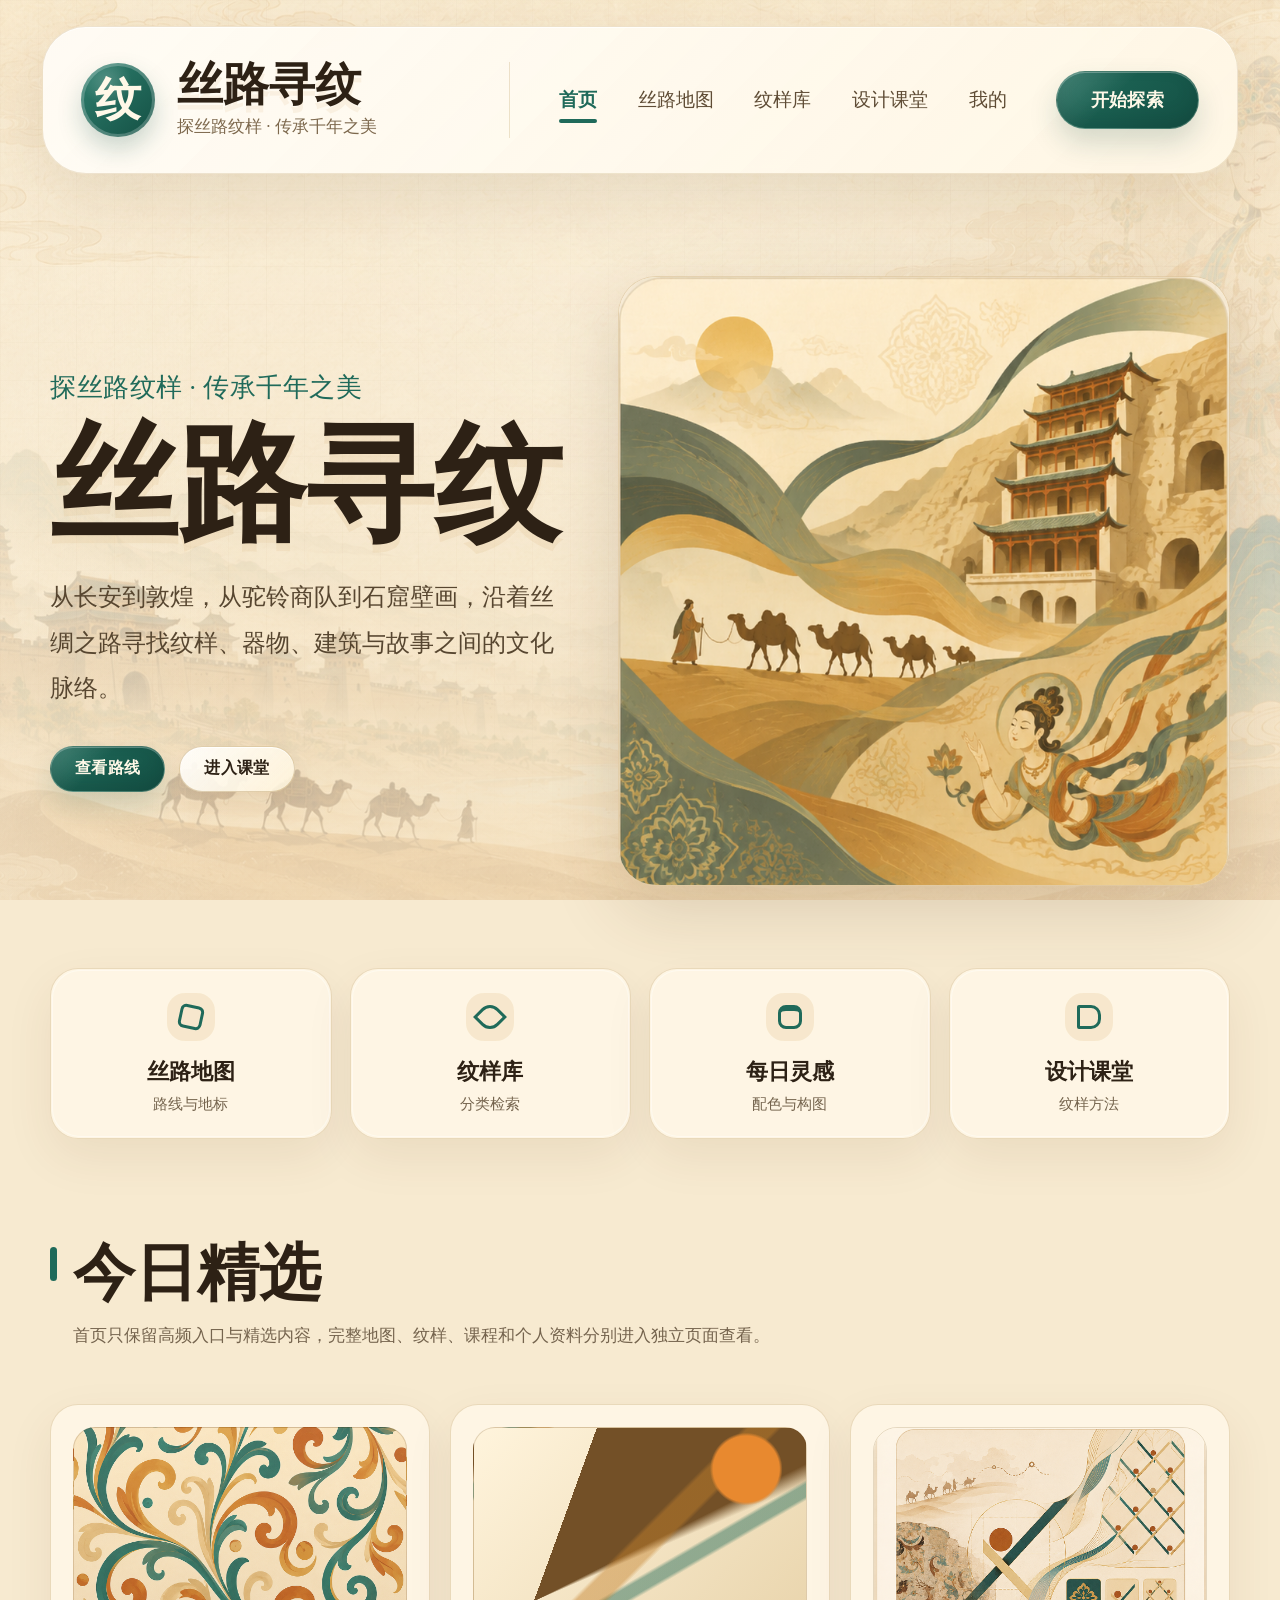
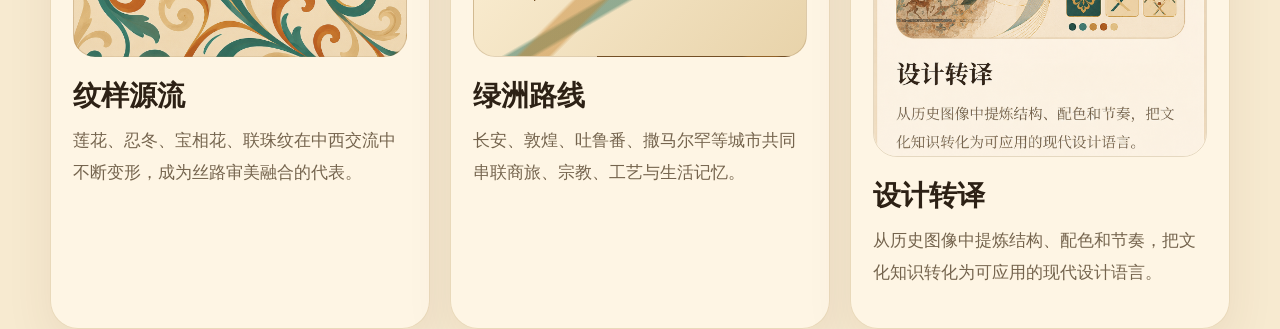
<file: index.html>
<!doctype html>
<html lang="zh-CN">
  <head>
    <meta charset="UTF-8" />
    <meta name="viewport" content="width=device-width, initial-scale=1.0" />
    <meta name="description" content="丝路寻纹，丝绸之路文化、纹样、地图与设计学习网站。" />
    <title>丝路寻纹 | 首页</title>
    <link rel="stylesheet" href="./styles.css" />
  </head>
  <body>
    <div class="page-shell">
      <header class="site-header" id="top">
        <a class="brand" href="./index.html" aria-label="丝路寻纹首页">
          <span class="brand-mark" aria-hidden="true">纹</span>
          <span class="brand-copy">
            <strong>丝路寻纹</strong>
            <small>探丝路纹样 · 传承千年之美</small>
          </span>
        </a>
        <nav class="desktop-nav" aria-label="主导航">
          <a class="active" href="./index.html">首页</a>
          <a href="./map.html">丝路地图</a>
          <a href="./patterns.html">纹样库</a>
          <a href="./learning.html">设计课堂</a>
          <a href="./profile.html">我的</a>
        </nav>
        <a class="header-action nav-button" href="./patterns.html">开始探索</a>
      </header>

      <main>
        <section class="hero section" aria-labelledby="hero-title">
          <div class="hero-copy reveal">
            <p class="seal-text">探丝路纹样 · 传承千年之美</p>
            <h1 id="hero-title">丝路寻纹</h1>
            <p class="hero-lead">
              从长安到敦煌，从驼铃商队到石窟壁画，沿着丝绸之路寻找纹样、器物、建筑与故事之间的文化脉络。
            </p>
            <div class="hero-actions">
              <a class="primary-btn nav-button" href="./map.html">查看路线</a>
              <a class="ghost-btn nav-button" href="./learning.html">进入课堂</a>
            </div>
          </div>
          <div class="hero-art reveal" aria-label="丝绸之路插画">
            <img src="./assets/home-hero-visual.png" alt="敦煌丝路商队与飞天纹样插画">
          </div>
        </section>

        <section class="quick-entry section" aria-label="快捷入口">
          <a href="./map.html">
            <span class="icon route-icon"></span>
            <strong>丝路地图</strong>
            <small>路线与地标</small>
          </a>
          <a href="./patterns.html">
            <span class="icon flower-icon"></span>
            <strong>纹样库</strong>
            <small>分类检索</small>
          </a>
          <a href="./patterns.html">
            <span class="icon bag-icon"></span>
            <strong>每日灵感</strong>
            <small>配色与构图</small>
          </a>
          <a href="./learning.html">
            <span class="icon book-icon"></span>
            <strong>设计课堂</strong>
            <small>纹样方法</small>
          </a>
        </section>

        <section class="section intro-grid home-overview" aria-labelledby="culture-title">
          <div class="section-heading reveal">
            <span class="vertical-mark" aria-hidden="true"></span>
            <div>
              <h2 id="culture-title">今日精选</h2>
              <p>首页只保留高频入口与精选内容，完整地图、纹样、课程和个人资料分别进入独立页面查看。</p>
            </div>
          </div>
          <div class="culture-cards">
            <a class="culture-card reveal" href="./patterns.html">
              <div class="card-pattern pattern-lotus"></div>
              <h3>纹样源流</h3>
              <p>莲花、忍冬、宝相花、联珠纹在中西交流中不断变形，成为丝路审美融合的代表。</p>
            </a>
            <a class="culture-card reveal" href="./map.html">
              <div class="card-pattern route-art"></div>
              <h3>绿洲路线</h3>
              <p>长安、敦煌、吐鲁番、撒马尔罕等城市共同串联商旅、宗教、工艺与生活记忆。</p>
            </a>
            <a class="culture-card reveal" href="./learning.html">
              <img class="card-visual" src="./assets/design-translation-card.png" alt="设计转译示意图">
              <h3>设计转译</h3>
              <p>从历史图像中提炼结构、配色和节奏，把文化知识转化为可应用的现代设计语言。</p>
            </a>
          </div>
        </section>
      </main>

      <nav class="mobile-nav" aria-label="移动端底部导航">
        <a href="./index.html" class="active"><span class="nav-home"></span>首页</a>
        <a href="./map.html"><span class="nav-compass"></span>探索</a>
        <a href="./patterns.html"><span class="nav-bookmark"></span>纹样库</a>
        <a href="./learning.html"><span class="nav-book"></span>学习</a>
        <a href="./profile.html"><span class="nav-user"></span>我的</a>
      </nav>
    </div>

    <script src="./script.js"></script>
  </body>
</html>
</file>
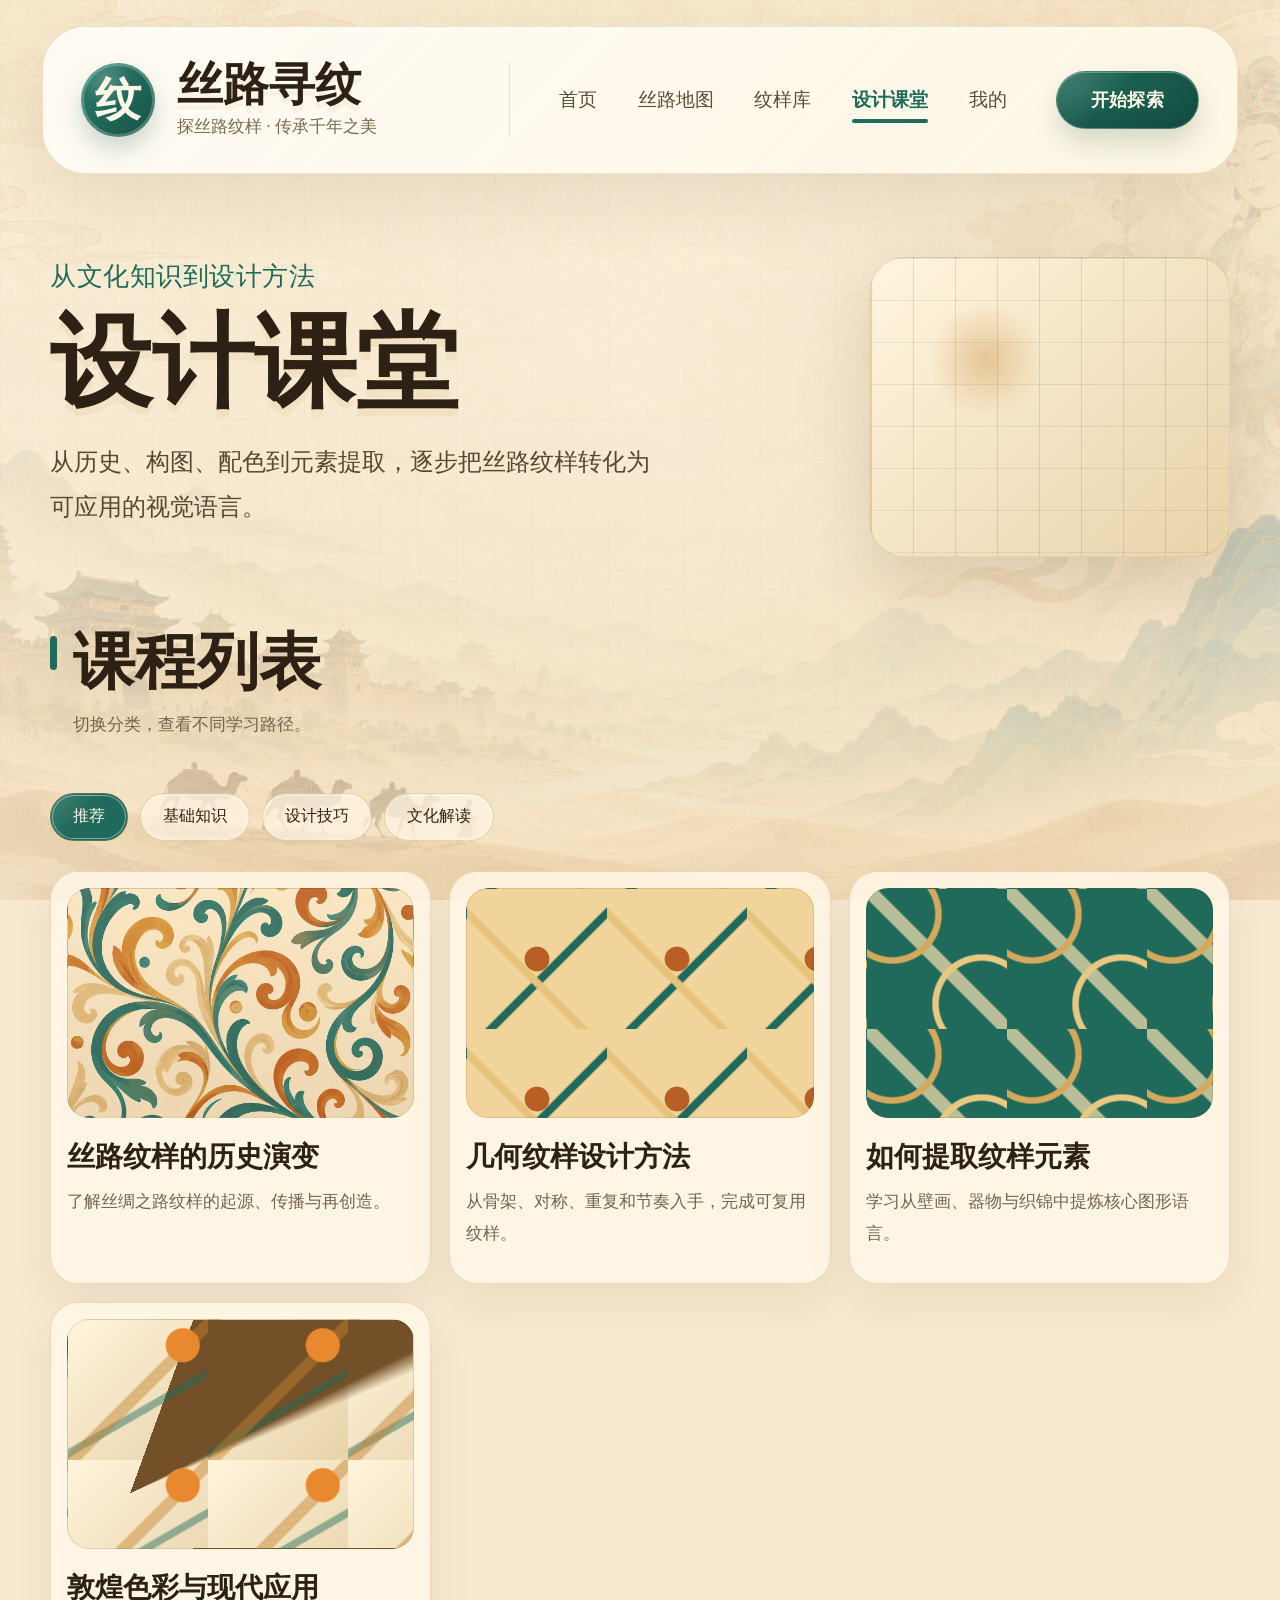
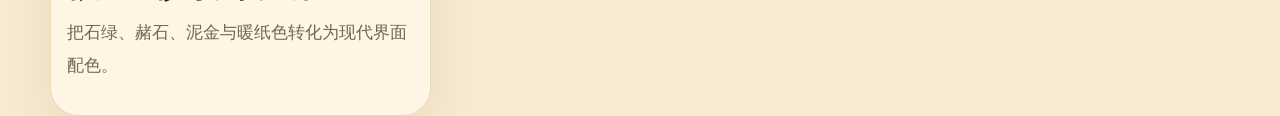
<file: learning.html>
<!doctype html>
<html lang="zh-CN">
  <head>
    <meta charset="UTF-8" />
    <meta name="viewport" content="width=device-width, initial-scale=1.0" />
    <meta name="description" content="丝路寻纹设计课堂，学习丝路纹样历史、构图、配色与元素提取。" />
    <title>设计课堂 | 丝路寻纹</title>
    <link rel="stylesheet" href="./styles.css" />
  </head>
  <body>
    <div class="page-shell">
      <header class="site-header" id="top">
        <a class="brand" href="./index.html"><span class="brand-mark" aria-hidden="true">纹</span><span class="brand-copy"><strong>丝路寻纹</strong><small>探丝路纹样 · 传承千年之美</small></span></a>
        <nav class="desktop-nav" aria-label="主导航">
          <a href="./index.html">首页</a>
          <a href="./map.html">丝路地图</a>
          <a href="./patterns.html">纹样库</a>
          <a class="active" href="./learning.html">设计课堂</a>
          <a href="./profile.html">我的</a>
        </nav>
        <a class="header-action nav-button" href="./patterns.html">开始探索</a>
      </header>

      <main>
        <section class="section page-hero">
          <div>
            <p class="seal-text">从文化知识到设计方法</p>
            <h1>设计课堂</h1>
            <p class="hero-lead">从历史、构图、配色到元素提取，逐步把丝路纹样转化为可应用的视觉语言。</p>
          </div>
          <div class="hero-mini-art learning-art" aria-hidden="true"></div>
        </section>

        <section class="section learning page-learning" aria-labelledby="learning-title">
          <div class="section-heading reveal">
            <span class="vertical-mark" aria-hidden="true"></span>
            <div>
              <h2 id="learning-title">课程列表</h2>
              <p>切换分类，查看不同学习路径。</p>
            </div>
          </div>
          <div class="tabs reveal" role="tablist" aria-label="课程分类">
            <button class="tab active" data-tab="推荐" role="tab">推荐</button>
            <button class="tab" data-tab="基础知识" role="tab">基础知识</button>
            <button class="tab" data-tab="设计技巧" role="tab">设计技巧</button>
            <button class="tab" data-tab="文化解读" role="tab">文化解读</button>
          </div>
          <div class="course-list" id="courseList"></div>
        </section>
      </main>

      <nav class="mobile-nav" aria-label="移动端底部导航">
        <a href="./index.html"><span class="nav-home"></span>首页</a>
        <a href="./map.html"><span class="nav-compass"></span>探索</a>
        <a href="./patterns.html"><span class="nav-bookmark"></span>纹样库</a>
        <a href="./learning.html" class="active"><span class="nav-book"></span>学习</a>
        <a href="./profile.html"><span class="nav-user"></span>我的</a>
      </nav>
    </div>
    <script src="./script.js"></script>
  </body>
</html>
</file>
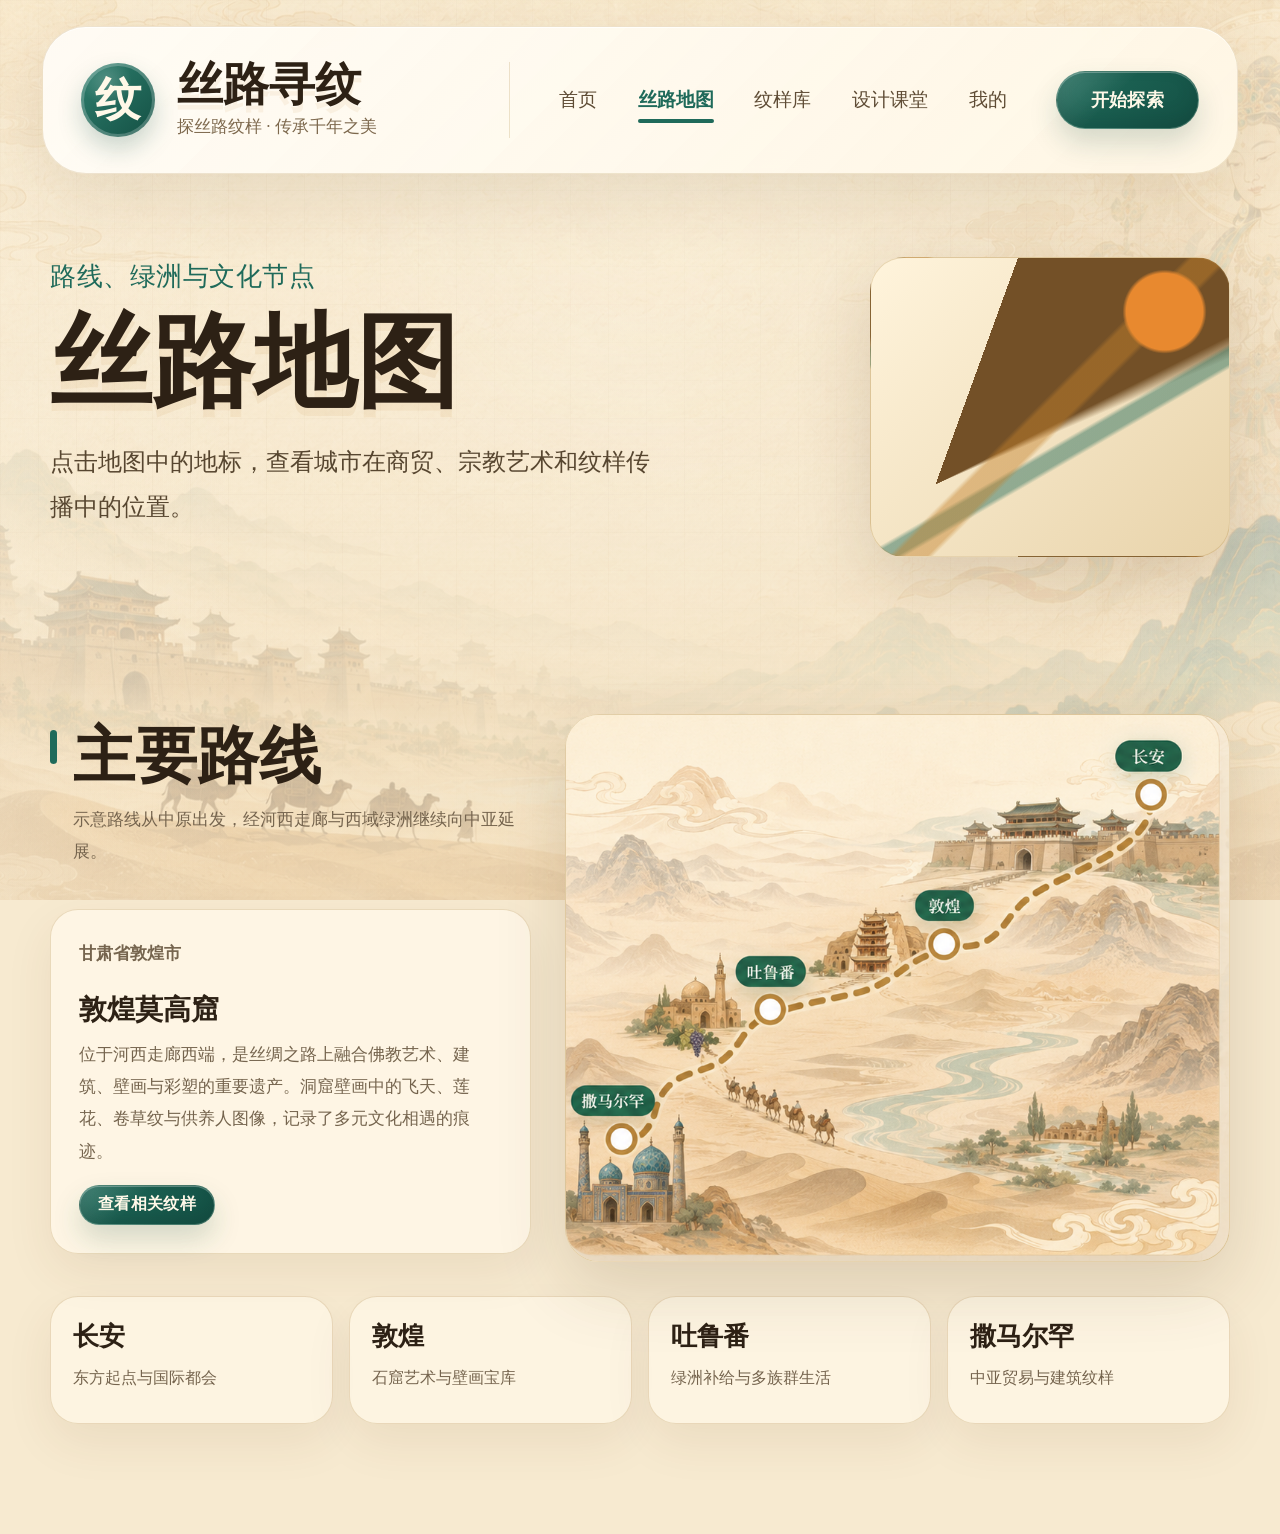
<file: map.html>
<!doctype html>
<html lang="zh-CN">
  <head>
    <meta charset="UTF-8" />
    <meta name="viewport" content="width=device-width, initial-scale=1.0" />
    <meta name="description" content="丝路寻纹丝路地图，展示丝绸之路主要地标与文化注释。" />
    <title>丝路地图 | 丝路寻纹</title>
    <link rel="stylesheet" href="./styles.css" />
  </head>
  <body>
    <div class="page-shell">
      <header class="site-header" id="top">
        <a class="brand" href="./index.html"><span class="brand-mark" aria-hidden="true">纹</span><span class="brand-copy"><strong>丝路寻纹</strong><small>探丝路纹样 · 传承千年之美</small></span></a>
        <nav class="desktop-nav" aria-label="主导航">
          <a href="./index.html">首页</a>
          <a class="active" href="./map.html">丝路地图</a>
          <a href="./patterns.html">纹样库</a>
          <a href="./learning.html">设计课堂</a>
          <a href="./profile.html">我的</a>
        </nav>
        <a class="header-action nav-button" href="./patterns.html">开始探索</a>
      </header>

      <main>
        <section class="section page-hero map-page-hero">
          <div>
            <p class="seal-text">路线、绿洲与文化节点</p>
            <h1>丝路地图</h1>
            <p class="hero-lead">点击地图中的地标，查看城市在商贸、宗教艺术和纹样传播中的位置。</p>
          </div>
          <div class="route-art hero-mini-art" aria-hidden="true"></div>
        </section>

        <section class="section silk-map page-main-map" aria-labelledby="map-title">
          <div class="map-copy reveal">
            <div class="section-heading compact">
              <span class="vertical-mark" aria-hidden="true"></span>
              <div>
                <h2 id="map-title">主要路线</h2>
                <p>示意路线从中原出发，经河西走廊与西域绿洲继续向中亚延展。</p>
              </div>
            </div>
            <div class="map-info" id="mapInfo">
              <p class="city-label">甘肃省敦煌市</p>
              <h3>敦煌莫高窟</h3>
              <p>位于河西走廊西端，是丝绸之路上融合佛教艺术、建筑、壁画与彩塑的重要遗产。洞窟壁画中的飞天、莲花、卷草纹与供养人图像，记录了多元文化相遇的痕迹。</p>
              <a class="primary-btn nav-button small" href="./patterns.html">查看相关纹样</a>
            </div>
          </div>
          <div class="map-panel reveal" aria-label="丝绸之路示意地图">
            <img src="./assets/main-route-map-visual.png" alt="丝绸之路主要路线与城市节点示意图">
          </div>
        </section>

        <section class="section feature-strip">
          <article><strong>长安</strong><span>东方起点与国际都会</span></article>
          <article><strong>敦煌</strong><span>石窟艺术与壁画宝库</span></article>
          <article><strong>吐鲁番</strong><span>绿洲补给与多族群生活</span></article>
          <article><strong>撒马尔罕</strong><span>中亚贸易与建筑纹样</span></article>
        </section>
      </main>

      <nav class="mobile-nav" aria-label="移动端底部导航">
        <a href="./index.html"><span class="nav-home"></span>首页</a>
        <a href="./map.html" class="active"><span class="nav-compass"></span>探索</a>
        <a href="./patterns.html"><span class="nav-bookmark"></span>纹样库</a>
        <a href="./learning.html"><span class="nav-book"></span>学习</a>
        <a href="./profile.html"><span class="nav-user"></span>我的</a>
      </nav>
    </div>
    <script src="./script.js"></script>
  </body>
</html>
</file>
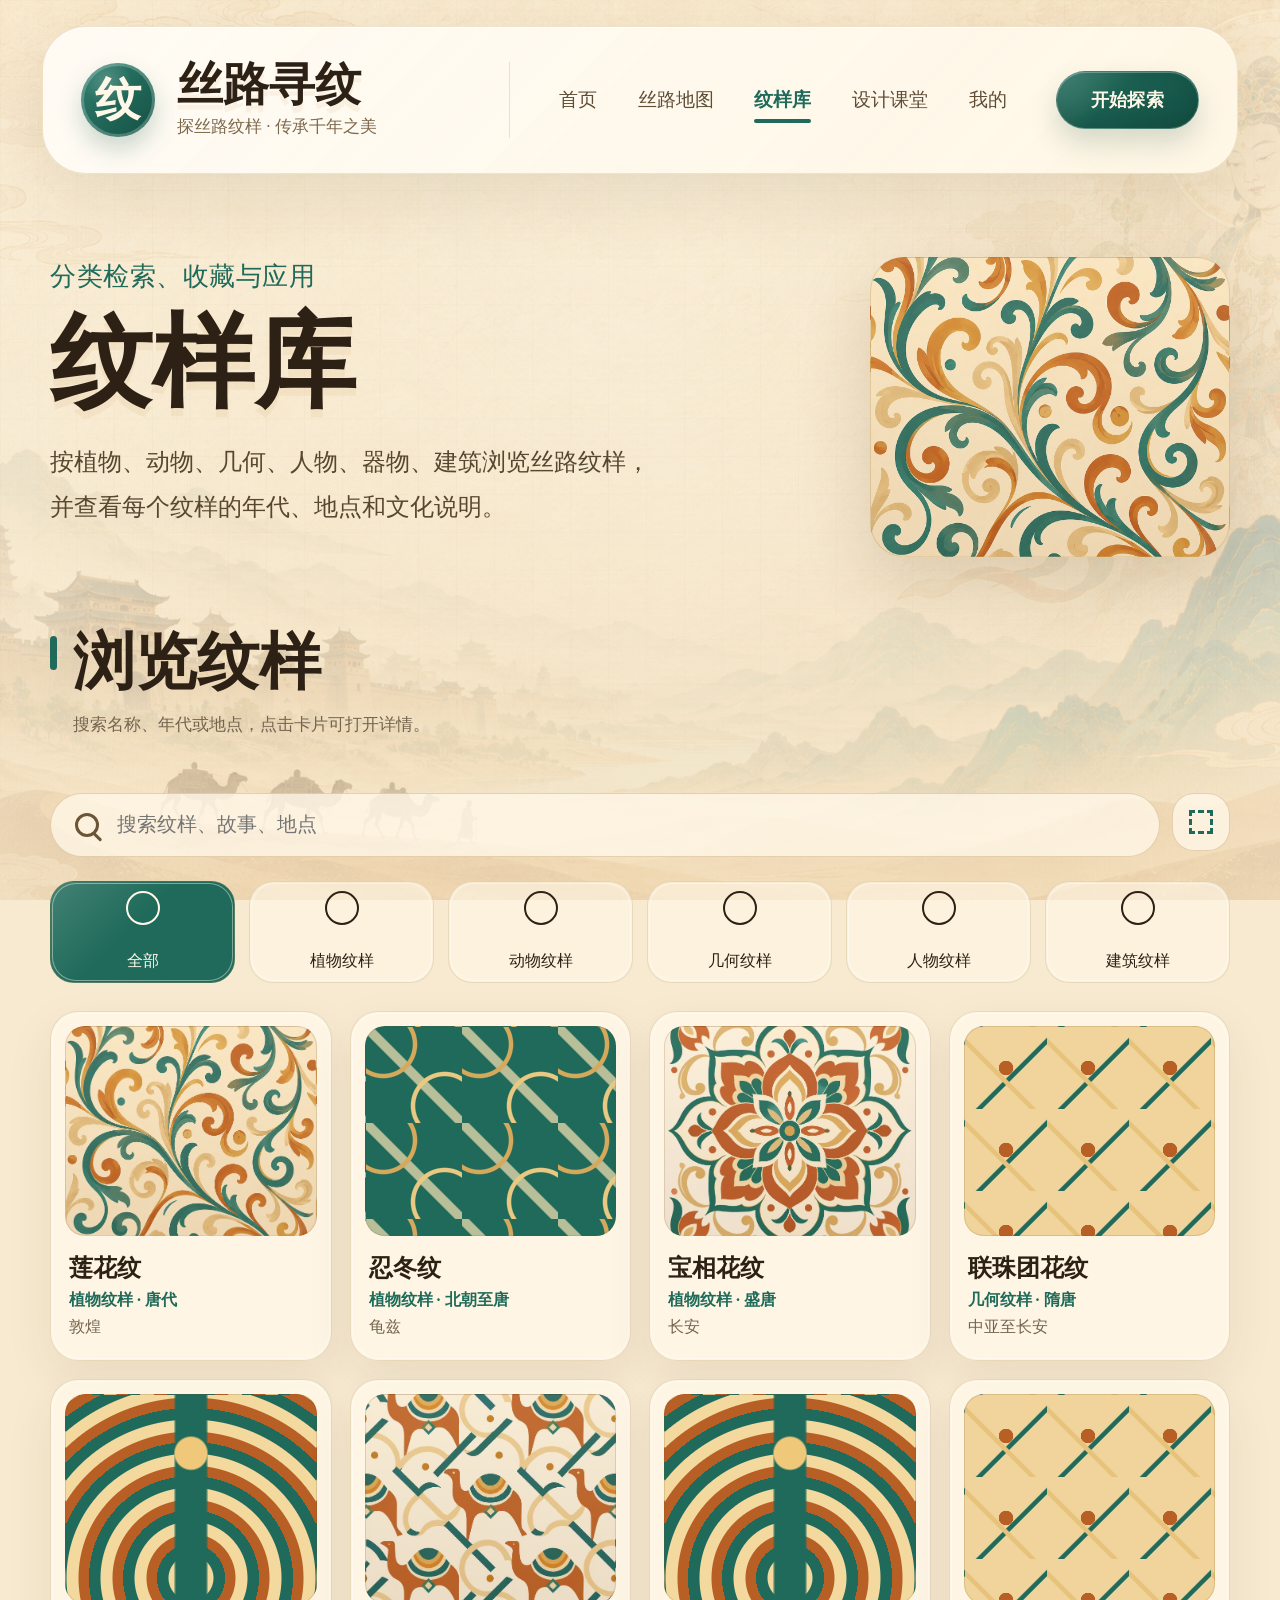
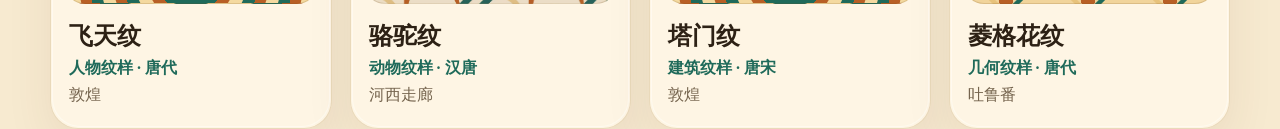
<file: patterns.html>
<!doctype html>
<html lang="zh-CN">
  <head>
    <meta charset="UTF-8" />
    <meta name="viewport" content="width=device-width, initial-scale=1.0" />
    <meta name="description" content="丝路寻纹纹样库，按类别搜索丝绸之路相关纹样。" />
    <title>纹样库 | 丝路寻纹</title>
    <link rel="stylesheet" href="./styles.css" />
  </head>
  <body>
    <div class="page-shell">
      <header class="site-header" id="top">
        <a class="brand" href="./index.html"><span class="brand-mark" aria-hidden="true">纹</span><span class="brand-copy"><strong>丝路寻纹</strong><small>探丝路纹样 · 传承千年之美</small></span></a>
        <nav class="desktop-nav" aria-label="主导航">
          <a href="./index.html">首页</a>
          <a href="./map.html">丝路地图</a>
          <a class="active" href="./patterns.html">纹样库</a>
          <a href="./learning.html">设计课堂</a>
          <a href="./profile.html">我的</a>
        </nav>
        <a class="header-action nav-button" href="./patterns.html">开始探索</a>
      </header>

      <main>
        <section class="section page-hero">
          <div>
            <p class="seal-text">分类检索、收藏与应用</p>
            <h1>纹样库</h1>
            <p class="hero-lead">按植物、动物、几何、人物、器物、建筑浏览丝路纹样，并查看每个纹样的年代、地点和文化说明。</p>
          </div>
          <div class="hero-mini-art pattern-lotus" aria-hidden="true"></div>
        </section>

        <section class="section pattern-library page-patterns" aria-labelledby="patterns-title">
          <div class="section-heading reveal">
            <span class="vertical-mark" aria-hidden="true"></span>
            <div>
              <h2 id="patterns-title">浏览纹样</h2>
              <p>搜索名称、年代或地点，点击卡片可打开详情。</p>
            </div>
          </div>
          <div class="search-row reveal">
            <label class="search-box">
              <span aria-hidden="true"></span>
              <input id="patternSearch" type="search" placeholder="搜索纹样、故事、地点" />
            </label>
            <button class="scan-btn" aria-label="识别纹样"></button>
          </div>
          <div class="category-grid reveal" aria-label="纹样分类">
            <button class="category active" data-filter="全部"><span class="cat-plant"></span>全部</button>
            <button class="category" data-filter="植物纹样"><span class="cat-plant"></span>植物纹样</button>
            <button class="category" data-filter="动物纹样"><span class="cat-animal"></span>动物纹样</button>
            <button class="category" data-filter="几何纹样"><span class="cat-geo"></span>几何纹样</button>
            <button class="category" data-filter="人物纹样"><span class="cat-figure"></span>人物纹样</button>
            <button class="category" data-filter="建筑纹样"><span class="cat-arch"></span>建筑纹样</button>
          </div>
          <div class="pattern-grid" id="patternGrid"></div>
        </section>

      </main>

      <nav class="mobile-nav" aria-label="移动端底部导航">
        <a href="./index.html"><span class="nav-home"></span>首页</a>
        <a href="./map.html"><span class="nav-compass"></span>探索</a>
        <a href="./patterns.html" class="active"><span class="nav-bookmark"></span>纹样库</a>
        <a href="./learning.html"><span class="nav-book"></span>学习</a>
        <a href="./profile.html"><span class="nav-user"></span>我的</a>
      </nav>
    </div>

    <dialog class="pattern-dialog" id="patternDialog">
      <button class="dialog-close" aria-label="关闭详情"></button>
      <div class="dialog-art" id="dialogArt"></div>
      <div class="dialog-body">
        <h3 id="dialogTitle">莲花纹</h3>
        <p class="dialog-meta" id="dialogMeta">植物纹样 · 唐代 · 敦煌</p>
        <p id="dialogText"></p>
        <button class="primary-btn favorite-toggle">加入收藏</button>
      </div>
    </dialog>
    <script src="./script.js"></script>
  </body>
</html>
</file>
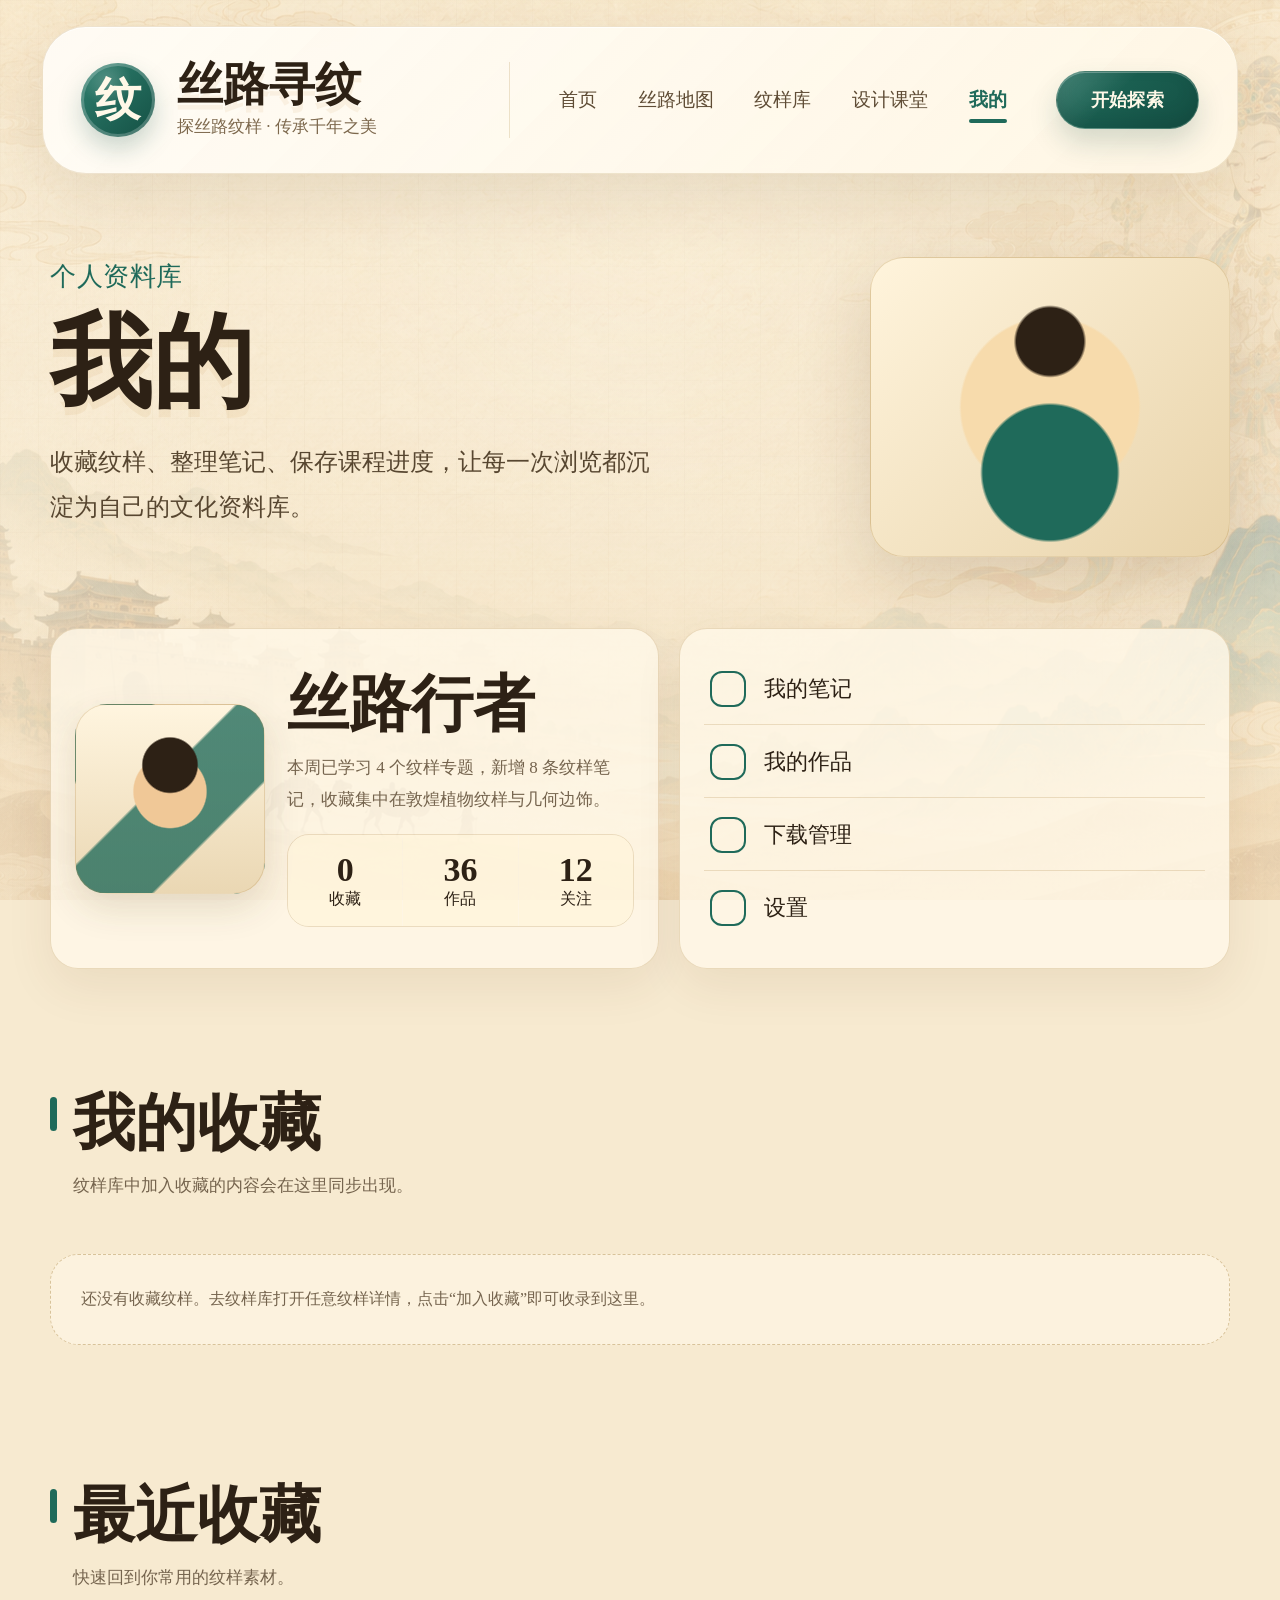
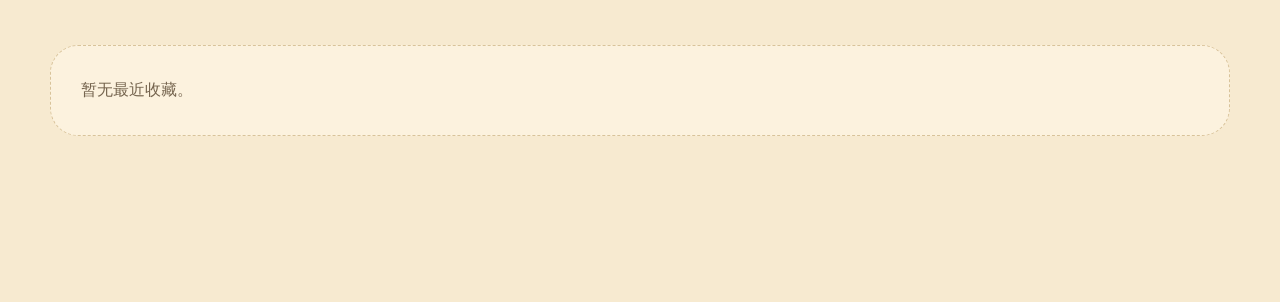
<file: profile.html>
<!doctype html>
<html lang="zh-CN">
  <head>
    <meta charset="UTF-8" />
    <meta name="viewport" content="width=device-width, initial-scale=1.0" />
    <meta name="description" content="丝路寻纹个人中心，管理收藏、作品、笔记与下载。" />
    <title>我的 | 丝路寻纹</title>
    <link rel="stylesheet" href="./styles.css" />
  </head>
  <body>
    <div class="page-shell">
      <header class="site-header" id="top">
        <a class="brand" href="./index.html"><span class="brand-mark" aria-hidden="true">纹</span><span class="brand-copy"><strong>丝路寻纹</strong><small>探丝路纹样 · 传承千年之美</small></span></a>
        <nav class="desktop-nav" aria-label="主导航">
          <a href="./index.html">首页</a>
          <a href="./map.html">丝路地图</a>
          <a href="./patterns.html">纹样库</a>
          <a href="./learning.html">设计课堂</a>
          <a class="active" href="./profile.html">我的</a>
        </nav>
        <a class="header-action nav-button" href="./patterns.html">开始探索</a>
      </header>

      <main>
        <section class="section page-hero">
          <div>
            <p class="seal-text">个人资料库</p>
            <h1>我的</h1>
            <p class="hero-lead">收藏纹样、整理笔记、保存课程进度，让每一次浏览都沉淀为自己的文化资料库。</p>
          </div>
          <div class="hero-mini-art profile-art" aria-hidden="true"></div>
        </section>

        <section class="section profile page-profile" aria-labelledby="profile-title">
          <div class="profile-card reveal">
            <div class="avatar-illustration" aria-hidden="true"></div>
            <div>
              <h2 id="profile-title">丝路行者</h2>
              <p>本周已学习 4 个纹样专题，新增 8 条纹样笔记，收藏集中在敦煌植物纹样与几何边饰。</p>
              <div class="stats">
                <span><strong id="favoriteCount">0</strong>收藏</span>
                <span><strong>36</strong>作品</span>
                <span><strong>12</strong>关注</span>
              </div>
            </div>
          </div>
          <div class="note-panel reveal">
            <button><span class="note-icon"></span>我的笔记</button>
            <button><span class="work-icon"></span>我的作品</button>
            <button><span class="download-icon"></span>下载管理</button>
            <button><span class="setting-icon"></span>设置</button>
          </div>
        </section>

        <section class="section collection-preview">
          <div class="section-heading reveal">
            <span class="vertical-mark" aria-hidden="true"></span>
            <div>
              <h2>我的收藏</h2>
              <p>纹样库中加入收藏的内容会在这里同步出现。</p>
            </div>
          </div>
          <div class="pattern-grid favorites-grid" id="myFavorites"></div>
        </section>

        <section class="section collection-preview">
          <div class="section-heading reveal">
            <span class="vertical-mark" aria-hidden="true"></span>
            <div>
              <h2>最近收藏</h2>
              <p>快速回到你常用的纹样素材。</p>
            </div>
          </div>
          <div class="mini-patterns wide" id="recentFavorites"></div>
        </section>
      </main>

      <nav class="mobile-nav" aria-label="移动端底部导航">
        <a href="./index.html"><span class="nav-home"></span>首页</a>
        <a href="./map.html"><span class="nav-compass"></span>探索</a>
        <a href="./patterns.html"><span class="nav-bookmark"></span>纹样库</a>
        <a href="./learning.html"><span class="nav-book"></span>学习</a>
        <a href="./profile.html" class="active"><span class="nav-user"></span>我的</a>
      </nav>
    </div>
    <script src="./script.js"></script>
  </body>
</html>
</file>
<file: styles.css>
:root {
  --paper: #fbf2df;
  --paper-deep: #f3e5c8;
  --ink: #2d2115;
  --muted: #75644e;
  --line: #dcc99e;
  --gold: #c4812c;
  --teal: #1f6a5a;
  --teal-dark: #145044;
  --clay: #b85f25;
  --jade: #7fa091;
  --shadow: 0 24px 70px rgba(79, 50, 17, 0.16);
  --radius: 28px;
}

* {
  box-sizing: border-box;
}

html {
  scroll-behavior: smooth;
}

body {
  margin: 0;
  color: var(--ink);
  font-family: "Noto Serif SC", "Source Han Serif SC", "Songti SC", SimSun, serif;
  background-color: #f7ead0;
  background-image:
    linear-gradient(180deg, rgba(255, 246, 225, 0.34), rgba(251, 242, 223, 0.5) 46%, rgba(247, 236, 214, 0.62)),
    url("./assets/silk-bg-wide-1.png");
  background-size: cover;
  background-position: center top;
  background-attachment: fixed;
  min-height: 100dvh;
}

body::before {
  content: "";
  position: fixed;
  inset: 0;
  pointer-events: none;
  opacity: 0.46;
  background:
    radial-gradient(circle at 50% 22%, rgba(255, 247, 229, 0.48), transparent 34%),
    linear-gradient(90deg, rgba(112, 76, 34, 0.05) 1px, transparent 1px),
    linear-gradient(rgba(112, 76, 34, 0.045) 1px, transparent 1px);
  background-size: auto, 38px 38px, 38px 38px;
  mask-image: linear-gradient(to bottom, black, rgba(0, 0, 0, 0.78) 62%, transparent 100%);
  z-index: -1;
}

body::after {
  content: "";
  position: fixed;
  inset: 0;
  z-index: -1;
  pointer-events: none;
  background:
    linear-gradient(90deg, rgba(251, 242, 223, 0.22), transparent 18%, transparent 82%, rgba(251, 242, 223, 0.22)),
    linear-gradient(180deg, rgba(255, 248, 232, 0.18), transparent 42%, rgba(245, 224, 188, 0.28));
}

button,
input {
  font: inherit;
}

button {
  cursor: pointer;
}

button:focus-visible,
a:focus-visible {
  outline: 3px solid rgba(196, 129, 44, 0.42);
  outline-offset: 4px;
}

a {
  color: inherit;
  text-decoration: none;
}

.page-shell {
  overflow: hidden;
  padding-bottom: 0;
}

.site-header {
  width: min(1460px, calc(100% - 84px));
  min-height: 148px;
  margin: 26px auto 0;
  padding: 24px 38px;
  display: grid;
  grid-template-columns: minmax(360px, 0.9fr) minmax(470px, 1fr) auto;
  align-items: center;
  gap: 34px;
  border: 1px solid rgba(178, 142, 80, 0.22);
  border-radius: 44px;
  background:
    linear-gradient(135deg, rgba(255, 255, 255, 0.62), rgba(255, 247, 229, 0.74)),
    rgba(255, 248, 232, 0.84);
  backdrop-filter: blur(22px);
  position: sticky;
  top: 14px;
  z-index: 20;
  box-shadow:
    inset 0 1px 0 rgba(255, 255, 255, 0.72),
    0 24px 70px rgba(80, 52, 19, 0.1);
}

.brand {
  display: inline-flex;
  align-items: center;
  gap: 22px;
  min-width: 0;
  padding-right: 34px;
  border-right: 1px solid rgba(178, 142, 80, 0.24);
  font-size: 22px;
  font-weight: 800;
  white-space: nowrap;
}

.brand-mark {
  width: 74px;
  height: 74px;
  border-radius: 50%;
  display: grid;
  place-items: center;
  color: #fff8e8;
  font-size: 46px;
  line-height: 1;
  background:
    radial-gradient(circle at 35% 25%, rgba(255, 255, 255, 0.2), transparent 34%),
    linear-gradient(135deg, #2f806f, var(--teal-dark));
  box-shadow:
    inset 0 0 0 3px rgba(255, 255, 255, 0.22),
    0 12px 24px rgba(20, 80, 68, 0.22);
}

.brand-copy {
  display: grid;
  gap: 7px;
}

.brand-copy strong {
  font-size: clamp(38px, 3.6vw, 58px);
  line-height: 0.98;
  font-weight: 900;
  letter-spacing: 0;
  text-shadow: 0 7px 0 rgba(196, 129, 44, 0.08);
}

.brand-copy small {
  color: #7d684d;
  font-size: clamp(17px, 1.35vw, 22px);
  font-weight: 500;
}

.desktop-nav {
  display: flex;
  align-items: center;
  justify-content: center;
  gap: clamp(34px, 3.2vw, 68px);
  color: #5f4c35;
  font-size: clamp(19px, 1.5vw, 25px);
}

.desktop-nav a {
  position: relative;
  padding: 10px 0;
}

.desktop-nav a::after {
  content: "";
  position: absolute;
  left: 0;
  right: 0;
  bottom: 0;
  height: 4px;
  border-radius: 999px;
  background: var(--teal);
  transform: scaleX(0);
  transform-origin: left;
  transition: transform 0.25s ease;
}

.desktop-nav a:hover::after {
  transform: scaleX(1);
}

.desktop-nav a.active {
  color: var(--teal);
  font-weight: 800;
}

.desktop-nav a.active::after {
  transform: scaleX(1);
}

.header-action,
.nav-button,
.primary-btn,
.ghost-btn {
  display: inline-flex;
  align-items: center;
  justify-content: center;
  min-height: 46px;
  border-radius: 999px;
  border: 1px solid transparent;
  padding: 0 24px;
  position: relative;
  isolation: isolate;
  overflow: hidden;
  font-weight: 700;
  letter-spacing: 0.02em;
  transition: transform 0.2s ease, box-shadow 0.2s ease, background 0.2s ease, border-color 0.2s ease;
  user-select: none;
}

.header-action,
.nav-button.header-action,
.primary-btn {
  background:
    linear-gradient(135deg, rgba(255, 255, 255, 0.18), transparent 42%),
    linear-gradient(135deg, var(--teal), var(--teal-dark));
  color: #fff8e8;
  border-color: rgba(255, 248, 232, 0.2);
  box-shadow:
    inset 0 1px 0 rgba(255, 255, 255, 0.28),
    inset 0 -8px 18px rgba(9, 46, 39, 0.18),
    0 14px 28px rgba(20, 80, 68, 0.18);
}

.header-action {
  min-height: 58px;
  padding: 0 34px;
  font-size: clamp(18px, 1.35vw, 24px);
  justify-self: end;
}

.ghost-btn {
  color: var(--ink);
  background:
    linear-gradient(135deg, rgba(255, 255, 255, 0.78), rgba(255, 242, 210, 0.5)),
    rgba(255, 249, 237, 0.7);
  border-color: rgba(170, 130, 63, 0.36);
  box-shadow:
    inset 0 1px 0 rgba(255, 255, 255, 0.8),
    0 10px 24px rgba(83, 53, 18, 0.08);
}

.header-action::before,
.nav-button::before,
.primary-btn::before,
.ghost-btn::before,
.category::before,
.tab::before,
.quick-entry a::before,
.pattern-card::before,
.scan-btn::after,
.map-pin::after {
  content: "";
  position: absolute;
  inset: 0;
  z-index: -1;
  background: linear-gradient(120deg, transparent 0%, rgba(255, 255, 255, 0.42) 45%, transparent 70%);
  transform: translateX(-120%) skewX(-18deg);
  transition: transform 0.55s ease;
}

.header-action:hover::before,
.nav-button:hover::before,
.primary-btn:hover::before,
.ghost-btn:hover::before,
.category:hover::before,
.tab:hover::before,
.quick-entry a:hover::before,
.pattern-card:hover::before,
.scan-btn:hover::after {
  transform: translateX(120%) skewX(-18deg);
}

.header-action:active,
.nav-button:active,
.primary-btn:active,
.ghost-btn:active,
.category:active,
.tab:active,
.quick-entry a:active,
.pattern-card:active,
.scan-btn:active,
.map-pin:active {
  transform: translateY(1px) scale(0.98);
}

.header-action:hover,
.nav-button:hover,
.primary-btn:hover,
.ghost-btn:hover,
.quick-entry a:hover,
.culture-card:hover,
.pattern-card:hover,
.course-card:hover {
  transform: translateY(-3px);
}

.header-action:hover,
.primary-btn:hover {
  box-shadow:
    inset 0 1px 0 rgba(255, 255, 255, 0.34),
    inset 0 -8px 18px rgba(9, 46, 39, 0.18),
    0 18px 34px rgba(20, 80, 68, 0.24);
}

.section {
  width: min(1180px, calc(100% - 40px));
  margin: 0 auto;
}

.hero {
  min-height: calc(100dvh - 100px);
  display: grid;
  grid-template-columns: 0.92fr 1.08fr;
  align-items: center;
  gap: 46px;
  padding: 56px 0 42px;
}

.seal-text {
  color: var(--teal);
  font-size: clamp(18px, 2vw, 28px);
  margin: 0 0 20px;
  letter-spacing: 0.02em;
}

h1,
h2,
h3,
p {
  margin-top: 0;
}

h1 {
  font-size: clamp(72px, 10vw, 132px);
  line-height: 0.95;
  margin-bottom: 28px;
  letter-spacing: 0;
  text-shadow: 0 8px 0 rgba(196, 129, 44, 0.08);
}

.hero-lead {
  max-width: 620px;
  color: #574630;
  font-size: clamp(18px, 2vw, 24px);
  line-height: 1.9;
}

.hero-actions {
  display: flex;
  align-items: center;
  gap: 14px;
  margin-top: 34px;
  flex-wrap: wrap;
}

.hero-art {
  min-height: clamp(520px, 46vw, 650px);
  aspect-ratio: 785 / 781;
  position: relative;
  isolation: isolate;
  border-radius: 38px;
  overflow: hidden;
  background: rgba(255, 248, 232, 0.46);
  box-shadow: var(--shadow);
  border: 1px solid rgba(176, 134, 70, 0.3);
}

.hero-art img {
  display: block;
  position: absolute;
  inset: 0;
  width: 100%;
  height: 100%;
  object-fit: cover;
}

.sun {
  position: absolute;
  width: 72px;
  height: 72px;
  border-radius: 50%;
  right: 95px;
  top: 66px;
  background: linear-gradient(135deg, #f3aa45, #d96a26);
  box-shadow: 0 0 60px rgba(217, 106, 38, 0.26);
}

.mountains span {
  position: absolute;
  width: 360px;
  height: 210px;
  right: var(--r, 0);
  bottom: var(--b, 100px);
  background: linear-gradient(135deg, rgba(31, 106, 90, 0.84), rgba(196, 129, 44, 0.32));
  clip-path: polygon(0 100%, 19% 36%, 31% 64%, 48% 18%, 62% 58%, 80% 28%, 100% 100%);
  opacity: var(--o, 0.78);
}

.mountains span:nth-child(1) {
  --r: 24px;
  --b: 170px;
}

.mountains span:nth-child(2) {
  --r: 150px;
  --b: 112px;
  --o: 0.48;
}

.mountains span:nth-child(3) {
  --r: 260px;
  --b: 78px;
  --o: 0.32;
}

.road {
  position: absolute;
  width: 720px;
  height: 320px;
  left: 50px;
  bottom: 70px;
  border-radius: 50%;
  border: 42px solid rgba(224, 170, 82, 0.45);
  border-left-color: transparent;
  border-bottom-color: transparent;
  transform: rotate(-20deg);
}

.road::after {
  content: "";
  position: absolute;
  inset: 24px;
  border-radius: 50%;
  border: 2px solid rgba(128, 91, 41, 0.35);
  border-left-color: transparent;
  border-bottom-color: transparent;
}

.caravan {
  position: absolute;
  left: 52px;
  bottom: 124px;
  display: flex;
  gap: 12px;
}

.caravan span {
  width: 52px;
  height: 34px;
  border-radius: 45% 48% 36% 32%;
  background: #735027;
  position: relative;
  animation: camelWalk 4s ease-in-out infinite;
}

.caravan span::before {
  content: "";
  position: absolute;
  right: -13px;
  top: -12px;
  width: 23px;
  height: 23px;
  border-radius: 50%;
  background: #735027;
}

.caravan span::after {
  content: "";
  position: absolute;
  left: 8px;
  bottom: -14px;
  width: 33px;
  height: 15px;
  border-left: 4px solid #735027;
  border-right: 4px solid #735027;
}

.cloud-line {
  position: absolute;
  width: 170px;
  height: 56px;
  border-top: 2px solid rgba(196, 129, 44, 0.28);
  border-radius: 50%;
  opacity: 0.8;
}

.cloud-one {
  top: 98px;
  left: 80px;
}

.cloud-two {
  top: 160px;
  right: 140px;
  transform: scale(0.78);
}

.gate-building {
  position: absolute;
  right: 88px;
  bottom: 250px;
  width: 170px;
  height: 138px;
  border-radius: 18px 18px 8px 8px;
  background:
    linear-gradient(90deg, transparent 0 16%, rgba(31, 106, 90, 0.18) 17% 23%, transparent 24% 76%, rgba(31, 106, 90, 0.18) 77% 83%, transparent 84%),
    linear-gradient(#d99b42 0 16%, #8f4d20 17% 21%, #f0c879 22% 100%);
  box-shadow: inset 0 0 0 2px rgba(112, 76, 34, 0.18), 0 18px 38px rgba(83, 53, 18, 0.14);
}

.gate-building::before {
  content: "";
  position: absolute;
  left: -16px;
  right: -16px;
  top: -28px;
  height: 42px;
  clip-path: polygon(50% 0, 100% 72%, 88% 100%, 12% 100%, 0 72%);
  background: linear-gradient(135deg, #1f6a5a, #c4812c);
}

.gate-building i {
  position: absolute;
  bottom: 0;
  width: 28px;
  height: 58px;
  border-radius: 16px 16px 0 0;
  background: rgba(45, 33, 21, 0.5);
}

.gate-building i:nth-child(1) { left: 22px; }
.gate-building i:nth-child(2) { left: 70px; height: 72px; }
.gate-building i:nth-child(3) { right: 22px; }

@keyframes camelWalk {
  0%,
  100% {
    transform: translateY(0);
  }
  50% {
    transform: translateY(-4px);
  }
}

.quick-entry {
  display: grid;
  grid-template-columns: repeat(4, 1fr);
  gap: 18px;
  margin-top: -6px;
}

.quick-entry a,
.culture-card,
.map-info,
.pattern-card,
.course-card,
.profile-card,
.note-panel {
  border: 1px solid rgba(178, 142, 80, 0.28);
  background: rgba(255, 248, 232, 0.82);
  box-shadow: 0 18px 48px rgba(83, 53, 18, 0.08);
}

.quick-entry a {
  min-height: 154px;
  border-radius: var(--radius);
  padding: 24px 16px;
  color: var(--ink);
  position: relative;
  isolation: isolate;
  overflow: hidden;
  text-align: center;
  transition: transform 0.22s ease, box-shadow 0.22s ease, border-color 0.22s ease;
}

.quick-entry a::after,
.category::after,
.tab::after,
.pattern-card::after {
  content: "";
  position: absolute;
  inset: 1px;
  pointer-events: none;
  border-radius: inherit;
  box-shadow: inset 0 0 0 1px rgba(255, 255, 255, 0.42);
}

.quick-entry a:hover,
.category:hover,
.tab:hover,
.pattern-card:hover {
  border-color: rgba(31, 106, 90, 0.32);
  box-shadow:
    0 18px 48px rgba(83, 53, 18, 0.1),
    0 0 0 5px rgba(31, 106, 90, 0.05);
}

.quick-entry strong,
.quick-entry small {
  display: block;
}

.quick-entry strong {
  font-size: 22px;
  margin: 12px 0 8px;
}

.quick-entry small {
  color: var(--muted);
  font-size: 15px;
}

.icon,
.category span,
.note-panel span,
.mobile-nav span {
  display: inline-block;
  position: relative;
}

.icon {
  width: 48px;
  height: 48px;
  border-radius: 18px;
  background: rgba(196, 129, 44, 0.12);
  color: var(--teal);
}

.route-icon::before,
.flower-icon::before,
.bag-icon::before,
.book-icon::before,
.search-box span::before,
.scan-btn::before,
.dialog-close::before,
.dialog-close::after {
  content: "";
  position: absolute;
  inset: 12px;
  border: 3px solid currentColor;
}

.route-icon::before {
  border-radius: 6px;
  transform: rotate(12deg);
}

.flower-icon::before {
  border-radius: 50% 0 50% 0;
  transform: rotate(45deg);
}

.bag-icon::before {
  border-radius: 8px;
  border-top-width: 6px;
}

.book-icon::before {
  border-radius: 2px 10px 10px 2px;
}

.intro-grid,
.pattern-library,
.learning,
.profile {
  padding: 100px 0 0;
}

.section-heading {
  display: flex;
  align-items: flex-start;
  gap: 16px;
  max-width: 820px;
  margin-bottom: 34px;
}

.section-heading.compact {
  margin-bottom: 24px;
}

.vertical-mark {
  width: 7px;
  height: 34px;
  border-radius: 999px;
  background: var(--teal);
  margin-top: 8px;
  flex: 0 0 auto;
}

h2 {
  font-size: clamp(36px, 5vw, 62px);
  line-height: 1.12;
  margin-bottom: 12px;
}

.section-heading p,
.detail-copy p,
.profile-card p,
.map-info p,
.culture-card p,
.course-card p {
  color: var(--muted);
  line-height: 1.9;
  font-size: 17px;
}

.culture-cards {
  display: grid;
  grid-template-columns: repeat(3, 1fr);
  gap: 20px;
}

.culture-card {
  padding: 22px;
  border-radius: var(--radius);
  transition: transform 0.25s ease, box-shadow 0.25s ease;
}

.culture-card h3,
.map-info h3,
.course-card h3 {
  font-size: 28px;
  margin: 20px 0 10px;
}

.card-pattern {
  height: 230px;
  border-radius: 22px;
  overflow: hidden;
  border: 1px solid rgba(116, 77, 32, 0.2);
}

.card-visual {
  display: block;
  width: 100%;
  height: 330px;
  object-fit: cover;
  object-position: center;
  border-radius: 24px;
  border: 1px solid rgba(116, 77, 32, 0.18);
  box-shadow: inset 0 0 0 1px rgba(255, 248, 232, 0.4);
}

.pattern-lotus,
.pattern-baoxiang,
.pattern-vine,
.pattern-camel,
.pattern-geo,
.pattern-arch {
  background:
    radial-gradient(circle at 50% 50%, #f5d08e 0 7%, transparent 8%),
    conic-gradient(from 45deg, transparent 0 10%, rgba(248, 223, 173, 0.9) 10% 20%, transparent 20% 25%, #b85f25 25% 35%, transparent 35% 50%, #1f6a5a 50% 60%, transparent 60% 75%, #c4812c 75% 85%, transparent 85% 100%),
    radial-gradient(circle at 50% 50%, #1f6a5a 0 23%, transparent 24%),
    #a75524;
  background-size: 140px 140px, 140px 140px, 140px 140px, auto;
}

.pattern-lotus {
  background-image:
    linear-gradient(180deg, rgba(255, 246, 225, 0.08), rgba(91, 47, 18, 0.08)),
    url("./assets/lotus-pattern-display.png");
  background-size: cover;
  background-position: center;
}

.pattern-vine {
  background:
    radial-gradient(ellipse at 18% 18%, transparent 26%, #d6a85c 27% 30%, transparent 31%),
    radial-gradient(ellipse at 82% 82%, transparent 26%, #e9c882 27% 30%, transparent 31%),
    linear-gradient(45deg, transparent 46%, rgba(250, 226, 178, 0.7) 47% 53%, transparent 54%),
    #1f6a5a;
  background-size: 96px 96px;
}

.pattern-camel {
  background-image:
    linear-gradient(180deg, rgba(255, 246, 225, 0.08), rgba(91, 47, 18, 0.08)),
    url("./assets/camel-pattern-display.jpg");
  background-size: cover;
  background-position: center;
}

.pattern-baoxiang {
  background-image:
    linear-gradient(180deg, rgba(255, 246, 225, 0.08), rgba(91, 47, 18, 0.08)),
    url("./assets/baoxiang-pattern-display.jpg");
  background-size: cover;
  background-position: center;
}

.pattern-geo {
  background:
    linear-gradient(45deg, transparent 39%, #e7c27b 40% 43%, transparent 44%),
    linear-gradient(-45deg, transparent 39%, #1f6a5a 40% 43%, transparent 44%),
    radial-gradient(circle, #b85f25 0 12%, transparent 13%),
    #f1d49b;
  background-size: 82px 82px;
}

.pattern-arch {
  background:
    radial-gradient(circle at 50% 28%, #f0c879 0 8%, transparent 9%),
    linear-gradient(90deg, transparent 43%, #1f6a5a 44% 56%, transparent 57%),
    repeating-radial-gradient(circle at 50% 88%, #b85f25 0 10px, #f4d99f 11px 22px, #1f6a5a 23px 34px);
}

.route-art {
  background:
    radial-gradient(circle at 82% 18%, #e8892f 0 10%, transparent 11%),
    linear-gradient(135deg, transparent 0 48%, rgba(196, 129, 44, 0.45) 49% 54%, transparent 55%),
    linear-gradient(150deg, transparent 0 58%, rgba(31, 106, 90, 0.46) 59% 62%, transparent 63%),
    conic-gradient(from 20deg at 18% 76%, #735027 0 12%, transparent 13% 100%),
    linear-gradient(135deg, #fff4dc, #e8d3aa);
}

.learning-art {
  background:
    linear-gradient(90deg, rgba(31, 106, 90, 0.16) 1px, transparent 1px),
    linear-gradient(rgba(31, 106, 90, 0.1) 1px, transparent 1px),
    radial-gradient(circle at 32% 34%, rgba(196, 129, 44, 0.35), transparent 18%),
    linear-gradient(135deg, #fff5df, #e8d3aa);
  background-size: 42px 42px, 42px 42px, auto, auto;
}

.profile-art {
  background:
    radial-gradient(circle at 50% 28%, #2d2115 0 12%, transparent 13%),
    radial-gradient(circle at 50% 72%, #1f6a5a 0 24%, transparent 25%),
    radial-gradient(circle at 50% 50%, #f7dbac 0 38%, transparent 39%),
    linear-gradient(135deg, #fff4dc, #e8d3aa);
}

.page-hero {
  min-height: 430px;
  display: grid;
  grid-template-columns: minmax(0, 1fr) 360px;
  align-items: center;
  gap: 40px;
  padding: 78px 0 42px;
}

.page-hero h1 {
  font-size: clamp(58px, 8vw, 112px);
}

.hero-mini-art {
  min-height: 300px;
  border-radius: 34px;
  border: 1px solid rgba(178, 142, 80, 0.3);
  box-shadow: var(--shadow);
  overflow: hidden;
}

.page-main-map,
.page-patterns,
.page-learning,
.page-profile {
  padding-top: 24px;
}

.feature-strip {
  display: grid;
  grid-template-columns: repeat(4, 1fr);
  gap: 16px;
  padding: 34px 0 110px;
}

.feature-strip article {
  min-height: 128px;
  padding: 22px;
  border-radius: var(--radius);
  border: 1px solid rgba(178, 142, 80, 0.28);
  background: rgba(255, 248, 232, 0.72);
  box-shadow: 0 18px 48px rgba(83, 53, 18, 0.08);
}

.feature-strip strong,
.feature-strip span {
  display: block;
}

.feature-strip strong {
  font-size: 26px;
  margin-bottom: 10px;
}

.feature-strip span {
  color: var(--muted);
  line-height: 1.7;
}

.city-ornament {
  position: absolute;
  right: 28px;
  bottom: 28px;
  width: 160px;
  height: 132px;
  border-radius: 26px;
  background:
    radial-gradient(circle at 50% 20%, #d99b42 0 12%, transparent 13%),
    linear-gradient(90deg, transparent 38%, #1f6a5a 39% 61%, transparent 62%),
    repeating-linear-gradient(90deg, rgba(116, 80, 39, 0.35) 0 10px, transparent 11px 24px),
    rgba(255, 248, 232, 0.72);
  border: 1px solid rgba(178, 142, 80, 0.26);
  box-shadow: 0 16px 36px rgba(83, 53, 18, 0.12);
}

.silk-map {
  padding: 110px 0 0;
  display: grid;
  grid-template-columns: minmax(360px, 0.42fr) minmax(0, 0.58fr);
  gap: 34px;
  align-items: center;
}

.map-info {
  border-radius: var(--radius);
  padding: 28px;
}

.city-label,
.dialog-meta {
  color: var(--teal);
  font-weight: 700;
}

.small {
  min-height: 40px;
  padding: 0 18px;
}

.map-panel {
  min-height: 0;
  aspect-ratio: 890 / 734;
  border-radius: 34px;
  position: relative;
  overflow: hidden;
  border: 1px solid rgba(178, 142, 80, 0.28);
  background: linear-gradient(135deg, #fff5df, #e9d8b3);
  box-shadow: var(--shadow);
}

.map-panel svg {
  position: absolute;
  inset: 0;
  width: 100%;
  height: 100%;
}

.map-panel img {
  display: block;
  position: absolute;
  inset: 0;
  width: 100%;
  height: 100%;
  object-fit: cover;
  object-position: center;
}

.map-land {
  fill: rgba(91, 139, 125, 0.18);
}

.map-sea {
  fill: rgba(64, 137, 141, 0.16);
}

.route-line {
  fill: none;
  stroke: #ba6a1d;
  stroke-width: 8;
  stroke-linecap: round;
  stroke-dasharray: 12 14;
  animation: routeFlow 18s linear infinite;
}

@keyframes routeFlow {
  to {
    stroke-dashoffset: -260;
  }
}

.map-cities {
  position: absolute;
  inset: 0;
}

.map-pin {
  position: absolute;
  left: var(--x);
  top: var(--y);
  transform: translate(-50%, -50%);
  border: 0;
  background: transparent;
  color: var(--teal);
  isolation: isolate;
  transition: transform 0.2s ease;
}

.map-pin::before {
  content: "";
  display: block;
  width: 30px;
  height: 30px;
  border-radius: 50%;
  background: #fff1cf;
  border: 7px solid var(--gold);
  box-shadow: 0 6px 18px rgba(128, 79, 20, 0.24);
}

.map-pin.active::before {
  border-color: var(--teal);
  transform: scale(1.22);
}

.map-pin::after {
  z-index: -1;
  inset: auto;
  left: 50%;
  top: 50%;
  width: 54px;
  height: 54px;
  border-radius: 50%;
  background: rgba(31, 106, 90, 0.16);
  transform: translate(-50%, -50%) scale(0.72);
  opacity: 0;
  transition: transform 0.25s ease, opacity 0.25s ease;
}

.map-pin:hover::after,
.map-pin.active::after {
  opacity: 1;
  transform: translate(-50%, -50%) scale(1);
}

.map-pin span {
  position: absolute;
  left: 50%;
  top: -42px;
  transform: translateX(-50%);
  white-space: nowrap;
  border-radius: 999px;
  padding: 7px 13px;
  color: #fff8e8;
  background: var(--teal);
  box-shadow: 0 10px 22px rgba(20, 80, 68, 0.18);
}

.search-row {
  display: grid;
  grid-template-columns: 1fr 58px;
  gap: 12px;
  margin-bottom: 24px;
}

.search-box {
  height: 64px;
  display: flex;
  align-items: center;
  gap: 14px;
  padding: 0 22px;
  border-radius: 999px;
  border: 1px solid rgba(178, 142, 80, 0.34);
  background: rgba(255, 248, 232, 0.78);
}

.search-box span {
  width: 28px;
  height: 28px;
  color: #6a5637;
  flex: 0 0 auto;
  position: relative;
  display: inline-block;
}

.search-box span::before {
  inset: 2px;
  border-radius: 50%;
}

.search-box span::after {
  content: "";
  position: absolute;
  width: 12px;
  height: 3px;
  right: -2px;
  bottom: 1px;
  background: currentColor;
  transform: rotate(45deg);
  border-radius: 999px;
}

.search-box input {
  width: 100%;
  border: 0;
  outline: 0;
  background: transparent;
  color: var(--ink);
  font-size: 20px;
}

.search-box:focus-within {
  border-color: rgba(31, 106, 90, 0.46);
  box-shadow:
    inset 0 1px 0 rgba(255, 255, 255, 0.7),
    0 0 0 5px rgba(31, 106, 90, 0.08);
}

.scan-btn {
  width: 58px;
  height: 58px;
  border-radius: 22px;
  border: 1px solid rgba(178, 142, 80, 0.34);
  color: var(--teal);
  background: rgba(255, 248, 232, 0.78);
  position: relative;
  isolation: isolate;
  overflow: hidden;
  transition: transform 0.2s ease, box-shadow 0.2s ease, border-color 0.2s ease;
}

.scan-btn::before {
  inset: 16px;
  border-style: dashed;
}

.category-grid {
  display: grid;
  grid-template-columns: repeat(6, 1fr);
  gap: 14px;
  margin-bottom: 28px;
}

.category {
  min-height: 102px;
  border-radius: 24px;
  border: 1px solid rgba(178, 142, 80, 0.26);
  background: rgba(255, 248, 232, 0.58);
  color: var(--ink);
  display: grid;
  place-items: center;
  gap: 8px;
  position: relative;
  isolation: isolate;
  overflow: hidden;
  transition: transform 0.22s ease, box-shadow 0.22s ease, background 0.22s ease, color 0.22s ease;
}

.category.active {
  color: #fff8e8;
  background:
    linear-gradient(135deg, rgba(255, 255, 255, 0.16), transparent 45%),
    var(--teal);
}

.category span {
  width: 34px;
  height: 34px;
  border-radius: 50%;
  border: 2px solid currentColor;
}

.pattern-grid {
  display: grid;
  grid-template-columns: repeat(4, 1fr);
  gap: 18px;
}

.pattern-card {
  border-radius: var(--radius);
  overflow: hidden;
  text-align: left;
  padding: 14px;
  color: var(--ink);
  position: relative;
  isolation: isolate;
  transition: transform 0.25s ease, box-shadow 0.25s ease;
}

.pattern-card.saved {
  border-color: rgba(31, 106, 90, 0.38);
  box-shadow:
    0 18px 48px rgba(83, 53, 18, 0.08),
    0 0 0 5px rgba(31, 106, 90, 0.06);
}

.favorite-badge {
  position: absolute;
  top: 24px;
  right: 24px;
  z-index: 2;
  padding: 7px 12px;
  border-radius: 999px;
  color: #fff8e8;
  background: var(--teal);
  font-size: 14px;
  font-weight: 800;
  box-shadow: 0 10px 22px rgba(20, 80, 68, 0.18);
}

.pattern-card .thumb {
  height: 210px;
  border-radius: 20px;
  border: 1px solid rgba(116, 77, 32, 0.18);
}

.pattern-card h3 {
  margin: 16px 4px 6px;
  font-size: 24px;
}

.pattern-card p {
  margin: 0 4px 8px;
  color: var(--muted);
}

.pattern-card .meta {
  margin: 0 4px 6px;
  color: var(--teal);
  font-weight: 700;
}

.detail-showcase {
  padding: 110px 0 0;
  display: grid;
  grid-template-columns: 0.9fr 1.1fr;
  gap: 30px;
  align-items: stretch;
}

.detail-image,
.detail-copy {
  border-radius: 36px;
  border: 1px solid rgba(178, 142, 80, 0.3);
  background: rgba(255, 248, 232, 0.66);
  box-shadow: var(--shadow);
  overflow: hidden;
}

.large-pattern {
  min-height: 520px;
  height: 100%;
  background-size: 220px 220px, 220px 220px, 220px 220px, auto;
}

.large-pattern.pattern-lotus,
.large-pattern.pattern-camel,
.large-pattern.pattern-baoxiang {
  background-size: cover;
  background-position: center;
}

.detail-copy {
  padding: clamp(28px, 5vw, 56px);
}

.detail-copy h2 {
  font-size: clamp(50px, 7vw, 92px);
}

.tags,
.detail-actions {
  display: flex;
  flex-wrap: wrap;
  gap: 12px;
  margin: 18px 0 26px;
}

.tags span {
  padding: 9px 16px;
  border-radius: 999px;
  color: var(--teal);
  background: rgba(31, 106, 90, 0.1);
}

.mini-patterns {
  display: grid;
  grid-template-columns: repeat(4, 1fr);
  gap: 12px;
  margin: 30px 0;
}

.mini-patterns button {
  aspect-ratio: 1;
  border-radius: 22px;
  border: 1px solid rgba(178, 142, 80, 0.3);
  background-size: 90px 90px;
}

.mini-patterns button.pattern-lotus,
.mini-patterns button.pattern-camel,
.mini-patterns button.pattern-baoxiang {
  background-size: cover;
  background-position: center;
}

.tabs {
  display: flex;
  gap: 12px;
  overflow-x: auto;
  padding-bottom: 6px;
  margin-bottom: 24px;
}

.tab {
  min-height: 48px;
  padding: 0 22px;
  border-radius: 999px;
  border: 1px solid rgba(178, 142, 80, 0.3);
  background: rgba(255, 248, 232, 0.64);
  color: var(--ink);
  white-space: nowrap;
  position: relative;
  isolation: isolate;
  overflow: hidden;
  transition: transform 0.2s ease, background 0.2s ease, box-shadow 0.2s ease;
}

.tab.active {
  color: #fff8e8;
  background:
    linear-gradient(135deg, rgba(255, 255, 255, 0.16), transparent 45%),
    var(--teal);
}

.course-list {
  display: grid;
  grid-template-columns: repeat(3, 1fr);
  gap: 18px;
}

.course-card {
  padding: 16px;
  border-radius: var(--radius);
}

.course-card .course-art {
  width: 100%;
  height: 230px;
  border-radius: 22px;
  border: 1px solid rgba(116, 77, 32, 0.16);
  background-size: 140px 140px, 140px 140px, 140px 140px, auto;
}

.course-card .course-art.pattern-lotus,
.course-card .course-art.pattern-camel,
.course-card .course-art.pattern-baoxiang {
  background-size: cover;
  background-position: center;
}

.course-card .course-meta {
  color: var(--teal);
  font-weight: 700;
}

.profile {
  padding-bottom: 120px;
  display: grid;
  grid-template-columns: 1.05fr 0.95fr;
  gap: 20px;
  align-items: stretch;
}

.profile-card,
.note-panel {
  border-radius: var(--radius);
  padding: 24px;
}

.profile-card {
  display: grid;
  grid-template-columns: 190px 1fr;
  gap: 22px;
  align-items: center;
}

.profile-card img {
  display: none;
}

.avatar-illustration {
  width: 190px;
  aspect-ratio: 1;
  border-radius: 32px;
  border: 1px solid rgba(178, 142, 80, 0.28);
  background:
    radial-gradient(circle at 50% 32%, #2d2115 0 17%, transparent 18%),
    radial-gradient(circle at 50% 46%, #f0c897 0 26%, transparent 27%),
    linear-gradient(135deg, transparent 0 42%, rgba(31, 106, 90, 0.78) 43% 70%, transparent 71%),
    linear-gradient(180deg, #fff5df, #ead7b3);
  box-shadow: 0 14px 36px rgba(79, 50, 17, 0.14);
}

.collection-preview {
  padding-bottom: 120px;
}

.mini-patterns.wide {
  grid-template-columns: repeat(4, minmax(120px, 1fr));
}

.mini-patterns.wide button {
  min-height: 220px;
}

.mini-favorite {
  position: relative;
  overflow: hidden;
}

.mini-favorite span {
  position: absolute;
  left: 12px;
  right: 12px;
  bottom: 12px;
  padding: 8px 10px;
  border-radius: 999px;
  color: #fff8e8;
  background: rgba(20, 80, 68, 0.88);
  font-weight: 800;
}

.empty-state {
  grid-column: 1 / -1;
  padding: 30px;
  border-radius: var(--radius);
  border: 1px dashed rgba(178, 142, 80, 0.48);
  background: rgba(255, 248, 232, 0.58);
  color: var(--muted);
  line-height: 1.8;
}

.stats {
  display: grid;
  grid-template-columns: repeat(3, 1fr);
  gap: 1px;
  overflow: hidden;
  border-radius: 22px;
  border: 1px solid rgba(178, 142, 80, 0.25);
}

.stats span {
  padding: 16px;
  text-align: center;
  background: rgba(255, 244, 218, 0.64);
}

.stats strong {
  display: block;
  font-size: 34px;
}

.note-panel {
  display: grid;
  gap: 1px;
}

.note-panel button {
  min-height: 72px;
  border: 0;
  border-bottom: 1px solid rgba(178, 142, 80, 0.25);
  background: transparent;
  color: var(--ink);
  text-align: left;
  font-size: 22px;
  display: flex;
  align-items: center;
  gap: 18px;
}

.note-panel button:last-child {
  border-bottom: 0;
}

.note-panel span {
  width: 36px;
  height: 36px;
  border-radius: 12px;
  border: 2px solid var(--teal);
}

.mobile-nav {
  display: none;
}

.pattern-dialog {
  width: min(920px, calc(100% - 32px));
  border: 0;
  border-radius: 34px;
  padding: 0;
  color: var(--ink);
  background: var(--paper);
  box-shadow: 0 28px 90px rgba(32, 22, 10, 0.34);
  overflow: hidden;
}

.pattern-dialog::backdrop {
  background: rgba(35, 23, 10, 0.48);
  backdrop-filter: blur(8px);
}

.dialog-close {
  position: absolute;
  top: 18px;
  right: 18px;
  width: 42px;
  height: 42px;
  border: 0;
  border-radius: 50%;
  background: rgba(255, 248, 232, 0.88);
  color: var(--ink);
  z-index: 3;
}

.dialog-close::before,
.dialog-close::after {
  inset: 20px 10px auto;
  height: 2px;
  border: 0;
  background: currentColor;
  transform: rotate(45deg);
}

.dialog-close::after {
  transform: rotate(-45deg);
}

.dialog-art {
  height: 340px;
  background-size: 180px 180px;
}

.dialog-art.pattern-lotus,
.dialog-art.pattern-camel,
.dialog-art.pattern-baoxiang {
  background-size: cover;
  background-position: center;
}

.dialog-body {
  padding: 30px;
}

.dialog-body h3 {
  font-size: 46px;
  margin-bottom: 8px;
}

.dialog-body p {
  font-size: 17px;
  line-height: 1.9;
  color: var(--muted);
}

.reveal {
  opacity: 1;
  transform: translateY(0);
  transition: opacity 0.7s ease, transform 0.7s ease;
}

.reveal.visible {
  opacity: 1;
  transform: translateY(0);
}

@media (prefers-reduced-motion: reduce) {
  *,
  *::before,
  *::after {
    animation-duration: 0.01ms !important;
    animation-iteration-count: 1 !important;
    scroll-behavior: auto !important;
    transition-duration: 0.01ms !important;
  }
}

@media (max-width: 980px) {
  body {
    background-image:
      linear-gradient(180deg, rgba(255, 246, 225, 0.38), rgba(251, 242, 223, 0.58) 48%, rgba(247, 236, 214, 0.68)),
      url("./assets/silk-bg-wide-3.png");
    background-position: 58% top;
    background-attachment: scroll;
  }

  .site-header {
    display: none;
  }

  .section {
    width: min(100% - 28px, 720px);
  }

  .hero {
    min-height: auto;
    grid-template-columns: 1fr;
    gap: 26px;
    padding: 54px 0 28px;
  }

  h1 {
    font-size: clamp(62px, 18vw, 108px);
  }

  .hero-art {
    min-height: 0;
  }

  .quick-entry,
  .culture-cards,
  .category-grid,
  .pattern-grid,
  .course-list,
  .profile,
  .silk-map,
  .detail-showcase,
  .page-hero,
  .feature-strip {
    grid-template-columns: 1fr;
  }

  .quick-entry {
    grid-template-columns: repeat(2, 1fr);
  }

  .category-grid {
    grid-template-columns: repeat(3, 1fr);
  }

  .pattern-grid {
    grid-template-columns: repeat(2, 1fr);
  }

  .course-list {
    grid-template-columns: 1fr;
  }

  .profile-card {
    grid-template-columns: 120px 1fr;
  }

  .avatar-illustration {
    width: 120px;
  }

  .page-hero {
    min-height: auto;
    padding: 54px 0 28px;
  }

  .hero-mini-art {
    min-height: 260px;
  }

  .mobile-nav {
    position: fixed;
    left: 0;
    right: 0;
    bottom: 0;
    height: 76px;
    display: grid;
    grid-template-columns: repeat(5, 1fr);
    padding: 8px 8px max(8px, env(safe-area-inset-bottom));
    border-top: 1px solid rgba(178, 142, 80, 0.28);
    background: rgba(255, 248, 232, 0.92);
    backdrop-filter: blur(18px);
    z-index: 30;
  }

  .mobile-nav a {
    display: grid;
    place-items: center;
    gap: 3px;
    font-size: 13px;
    color: var(--ink);
  }

  .mobile-nav a.active {
    color: var(--teal);
    font-weight: 800;
  }

  .mobile-nav span {
    width: 25px;
    height: 25px;
    border: 2px solid currentColor;
    border-radius: 8px;
  }

  .nav-home {
    border-radius: 7px 7px 3px 3px !important;
    transform: rotate(45deg) scale(0.8);
  }

  .nav-compass {
    border-radius: 50% !important;
  }

  .nav-user {
    border-radius: 50% 50% 10px 10px !important;
  }

  .page-shell {
    padding-bottom: 84px;
  }
}

@media (max-width: 1240px) and (min-width: 981px) {
  .site-header {
    width: min(1120px, calc(100% - 40px));
    grid-template-columns: minmax(300px, 0.9fr) minmax(390px, 1fr) auto;
    gap: 22px;
    padding: 22px 26px;
  }

  .brand {
    gap: 16px;
    padding-right: 22px;
  }

  .brand-mark {
    width: 62px;
    height: 62px;
    font-size: 38px;
  }

  .desktop-nav {
    gap: 28px;
    font-size: 18px;
  }

  .header-action {
    min-height: 52px;
    padding: 0 24px;
    font-size: 18px;
  }
}

@media (max-width: 620px) {
  .section {
    width: calc(100% - 24px);
  }

  .hero {
    padding-top: 42px;
  }

  .seal-text {
    font-size: 20px;
  }

  .hero-lead {
    font-size: 17px;
    line-height: 1.8;
  }

  .hero-art {
    border-radius: 28px;
  }

  .hero-art img {
    border-radius: inherit;
  }

  .mountains span {
    width: 300px;
  }

  .road {
    left: -76px;
    bottom: 42px;
  }

  .quick-entry a {
    min-height: 126px;
    border-radius: 22px;
  }

  .quick-entry strong {
    font-size: 19px;
  }

  .intro-grid,
  .pattern-library,
  .learning,
  .profile,
  .silk-map,
  .detail-showcase {
    padding-top: 74px;
  }

  .category-grid {
    grid-template-columns: repeat(2, 1fr);
  }

  .pattern-grid {
    grid-template-columns: 1fr;
  }

  .pattern-card .thumb {
    height: 240px;
  }

  .map-panel {
    min-height: 0;
  }

  .map-panel img {
    width: 100%;
    height: 100%;
  }

  .map-pin span {
    font-size: 13px;
    top: -36px;
  }

  .large-pattern {
    min-height: 340px;
  }

  .detail-copy {
    padding: 26px;
  }

  .mini-patterns {
    grid-template-columns: repeat(2, 1fr);
  }

  .profile-card {
    grid-template-columns: 1fr;
  }

  .avatar-illustration {
    width: 100%;
    max-width: 240px;
  }

  .profile-card img {
    max-height: 240px;
    object-fit: cover;
    object-position: top;
  }
}
</file>
